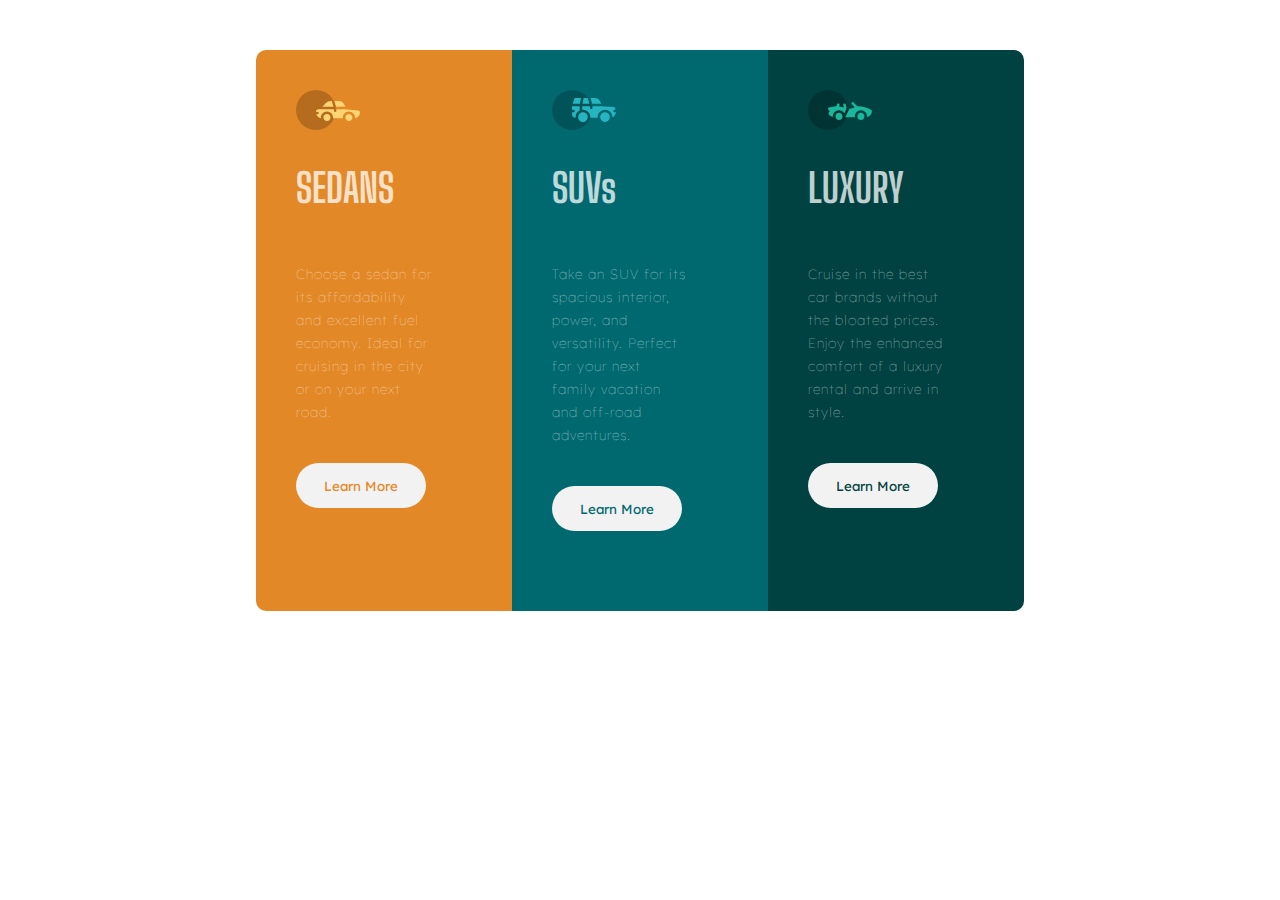
<file: 3-column-preview-card-component-main/index.html>
<!DOCTYPE html>
<html lang="en">
<head>
  <meta charset="UTF-8">
  <meta name="viewport" content="width=device-width, initial-scale=1.0"> <!-- displays site properly based on user's device -->
  <link rel="stylesheet" href="./style.css">
  <link rel="icon" type="image/png" sizes="32x32" href="./images/favicon-32x32.png">
  <link rel="preconnect" href="https://fonts.googleapis.com">
  <link rel="preconnect" href="https://fonts.gstatic.com" crossorigin>
  <link href="https://fonts.googleapis.com/css2?family=Big+Shoulders+Display:wght@700&family=Lexend+Deca&display=swap" rel="stylesheet"> 

  <title>Frontend Mentor | 3-column preview card component</title>

  <!-- Feel free to remove these styles or customise in your own stylesheet 👍 -->
  <style>
    .attribution { font-size: 11px; text-align: center; }
    .attribution a { color: hsl(228, 45%, 44%); }
  </style>
</head>
<body><div class="presentation">
  <div class="sedan">
    <img src="./images/icon-sedans.svg" alt="sedans">
  <h1>SEDANS</h1>
  <p>Choose a sedan for its affordability and excellent fuel economy. Ideal for cruising in the city 
  or on your next road.</p> <button class="btn">Learn More</button>
  </div>
  

  <div class="suv">
    <img src="./images/icon-suvs.svg" alt="suv">
  <h1>SUVs</h1>
  <p>Take an SUV for its spacious interior, power, and versatility. Perfect for your next family vacation 
  and off-road adventures.</p> <button class="btn2">Learn More</button>
  </div>

  <div class="lux">
    <img src="./images/icon-luxury.svg" alt="luxury">
  <h1>LUXURY</h1>
  <p>Cruise in the best car brands without the bloated prices. Enjoy the enhanced comfort of a luxury 
  rental and arrive in style.</p>
  <button class="btn3">Learn More</button>
  </div>
</body>
</html>
</file>
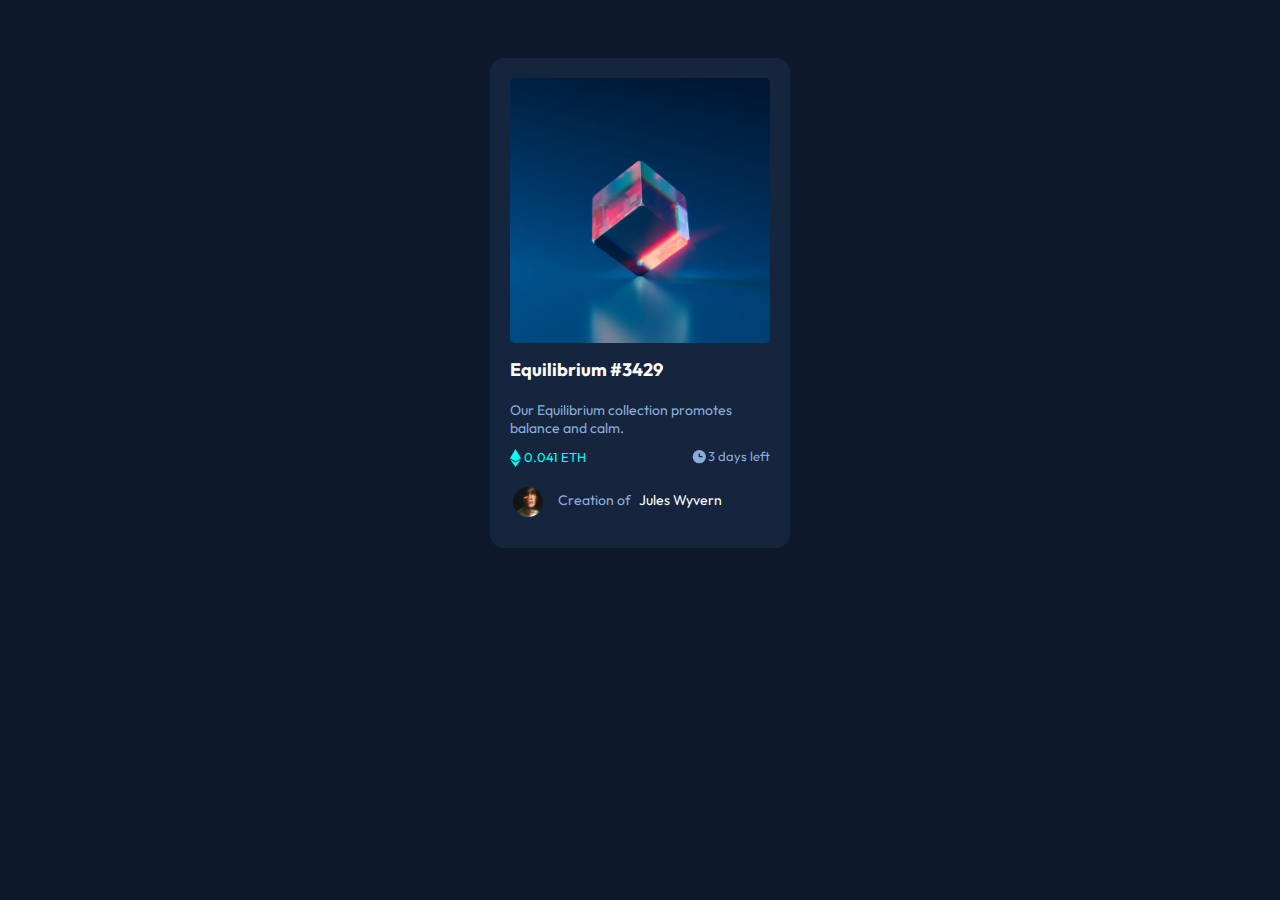
<file: nft-preview/index.html>
<!DOCTYPE html>
<html lang="en">
<head>
  <meta charset="UTF-8">
  <meta name="viewport" content="width=device-width, initial-scale=1.0"> <!-- displays site properly based on user's device -->
  <link rel="preconnect" href="https://fonts.googleapis.com">
  <link rel="preconnect" href="https://fonts.gstatic.com" crossorigin>
  <link href="https://fonts.googleapis.com/css2?family=Outfit:wght@300;400;600&display=swap" rel="stylesheet"> 
  <link rel="icon" type="image/png" sizes="32x32" href="./images/favicon-32x32.png">
  <link rel="stylesheet" href="./style.css">
  
  <title>Frontend Mentor | NFT preview card component</title>

  <!-- Feel free to remove these styles or customise in your own stylesheet 👍 -->
  
</head>
<body>
<div class="container">
  
  <div class="content">
    <img class="img" src="./images/image-equilibrium.jpg"></img>
    <h2>Equilibrium #3429</h2>
    <p id="p1">Our Equilibrium collection promotes balance and calm.</p>
    <div class="parag">
      <p id="p2"><img src="./images/icon-ethereum.svg">0.041 ETH</p>
      <p id="p3"><img src="./images/icon-clock.svg">3 days left</p>
    </div>
      <div class="avatar-container">
      <img class="avatar" src="./images/image-avatar.png"></img>
       <p>Creation of <p id="pname">Jules Wyvern</p></p>
      
    </div>
  </div> 
</div>
</body>
</html>
</file>
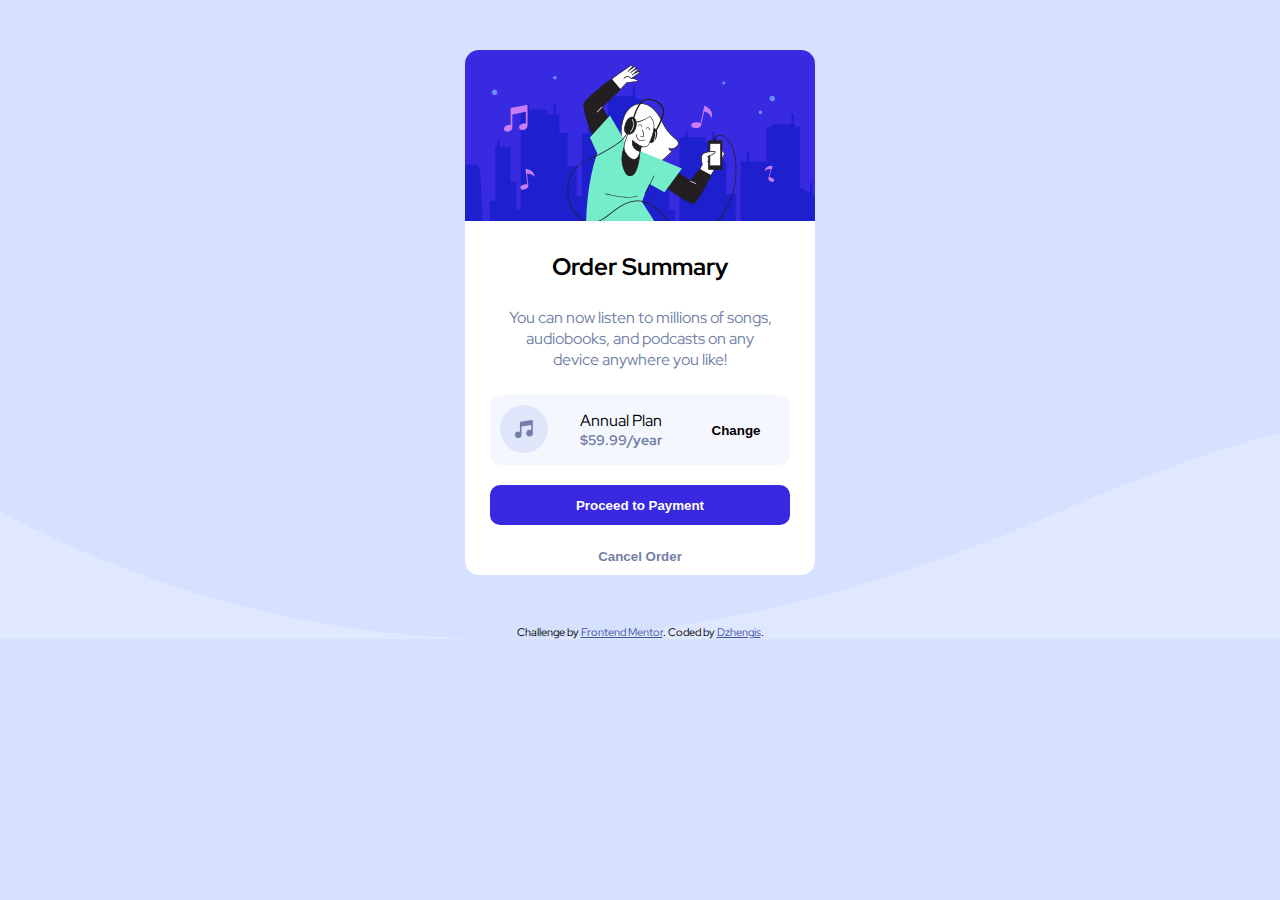
<file: order-summary/index.html>
<!DOCTYPE html>
<html lang="en">
<head>
  <meta charset="UTF-8">
  <meta name="viewport" content="width=device-width, initial-scale=1.0"> <!-- displays site properly based on user's device -->
  <link rel="preconnect" href="https://fonts.googleapis.com">
<link rel="preconnect" href="https://fonts.gstatic.com" crossorigin>
<link href="https://fonts.googleapis.com/css2?family=Red+Hat+Display:wght@500;700;900&display=swap" rel="stylesheet">
  <link rel="icon" type="image/png" sizes="32x32" href="./images/favicon-32x32.png">
  <link rel="stylesheet" href="./style.css">
  <title>Frontend Mentor | Order summary card</title>

  <!-- Feel free to remove these styles or customise in your own stylesheet 👍 -->
  <style>
    .attribution { font-size: 11px; text-align: center; }
    .attribution a { color: hsl(228, 45%, 44%); }
  </style>
</head>

<body>
  
  <div class="main">
    <img class="himg" src="./images/illustration-hero.svg" alt="ihero">
   <h2>Order Summary</h2>
    <p class="p1">
      You can now listen to millions of songs, audiobooks, and podcasts on any
      device anywhere you like!
      </p>
      
      <div class="plan">
        <div class="plan-image"></div>
        <div class="plan-detail">
          
        <p class="ph">Annual Plan</p>
         <p class="p2"><a>$59.99/year</a></p>
        
      
      </div>
      <button class="btn">Change</button>
    </div>
    
      
    <button class="btn-proceed"> Proceed to Payment</button>
    <button class="btn-cancel"> Cancel Order</button>
</div>
      <div class="attribution">
    Challenge by <a href="https://www.frontendmentor.io?ref=challenge" target="_blank">Frontend Mentor</a>. 
    Coded by <a href="#">Dzhengis</a>.
  </div>
</body>
</html>
</file>
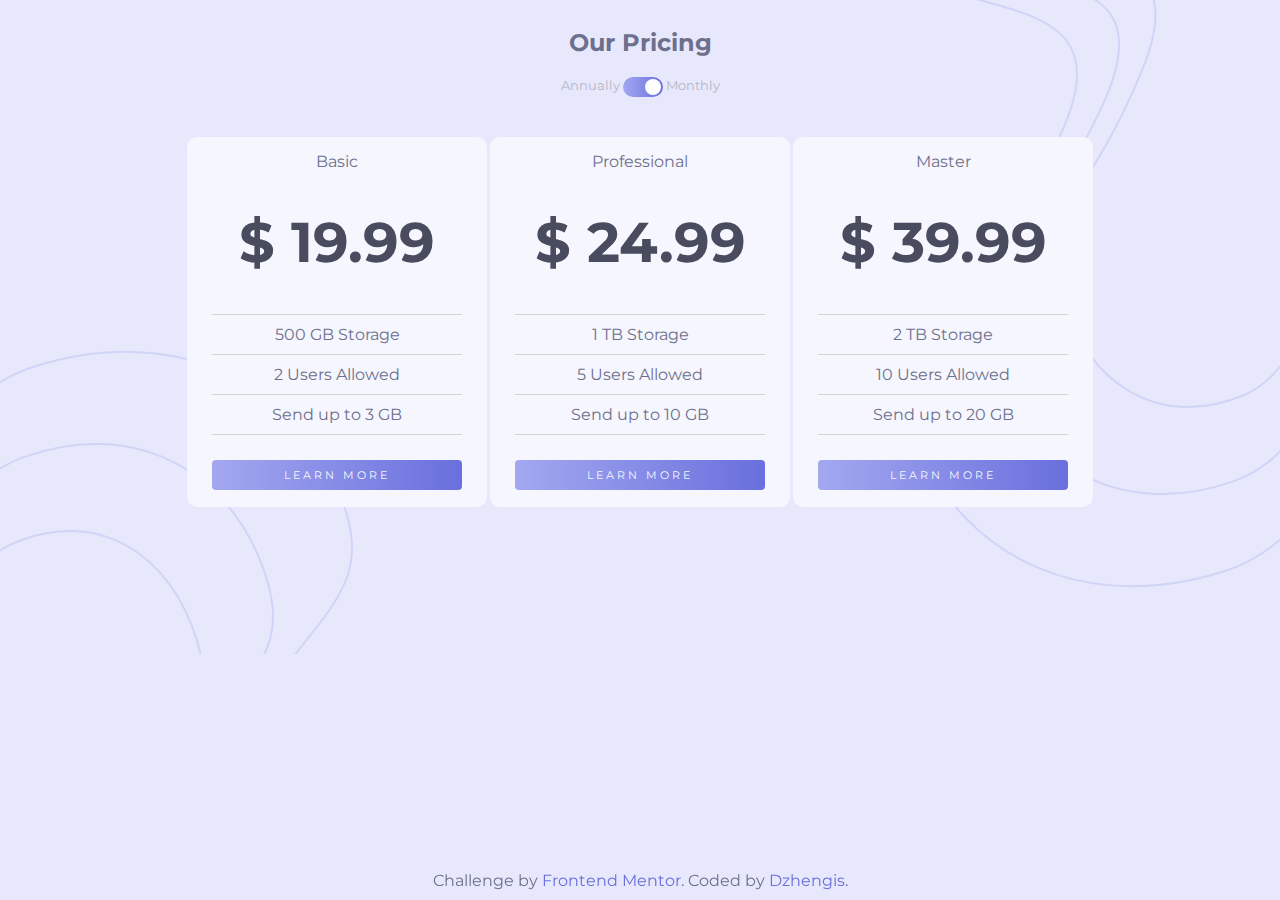
<file: pricing-component/index.html>
<!DOCTYPE html>
<html lang="en">

<head>
  <meta charset="UTF-8">
  <meta name="viewport" content="width=device-width, initial-scale=1.0">
  <!-- displays site properly based on user's device -->
  <link rel="preconnect" href="https://fonts.googleapis.com">
  <link rel="preconnect" href="https://fonts.gstatic.com" crossorigin>
  <link href="https://fonts.googleapis.com/css2?family=Montserrat:wght@700&display=swap" rel="stylesheet">
  <link rel="icon" type="image/png" sizes="32x32" href="./images/favicon-32x32.png">
  <link rel="stylesheet" href="./style.css">
  <script src="./func.js"></script>
  <title>Frontend Mentor | [Challenge Name Here]</title>
</head>

<body>
  <div class="pricing">
    <h2>Our Pricing</h2>
    <div class="switch-button">
      Annually
      <label class="switchBtn">
        <input type="checkbox" checked onclick="myFunction()">
        <span class="slider round"></span>
      </label>
      Monthly
    </div>
  </div>
  <div class="container">
    <div class="plan-basic">
      <div class="plan-content">
        Basic

        <h1 id="basicCheap">$ 19.99</h1>
        <hr>
        500 GB Storage
        <hr>
        2 Users Allowed
        <hr>
        Send up to 3 GB
        <hr>
        <button>Learn More</button>
      </div>
    </div>

    <div class="plan-proffesional">
      <div class="plan-content">
        Professional
        <h1 id="proffesional">$ 24.99</h1>
        <hr>
        1 TB Storage
        <hr>
        5 Users Allowed
        <hr>
        Send up to 10 GB
        <hr>
        <button>Learn More</button>
      </div>
    </div>
    <div class="plan-master">
      <div class="plan-content">
        Master
        <h1 id="master">$ 39.99</h1>
        <hr>
        2 TB Storage
        <hr>
        10 Users Allowed
        <hr>
        Send up to 20 GB
        <hr>
        <button>Learn More</button>
      </div>
    </div>
  </div>


  <div class="attribution">
    Challenge by <a href="https://www.frontendmentor.io?ref=challenge" target="_blank">Frontend Mentor</a>.
    Coded by <a href="#">Dzhengis</a>.
  </div>
</body>

</html>
</file>
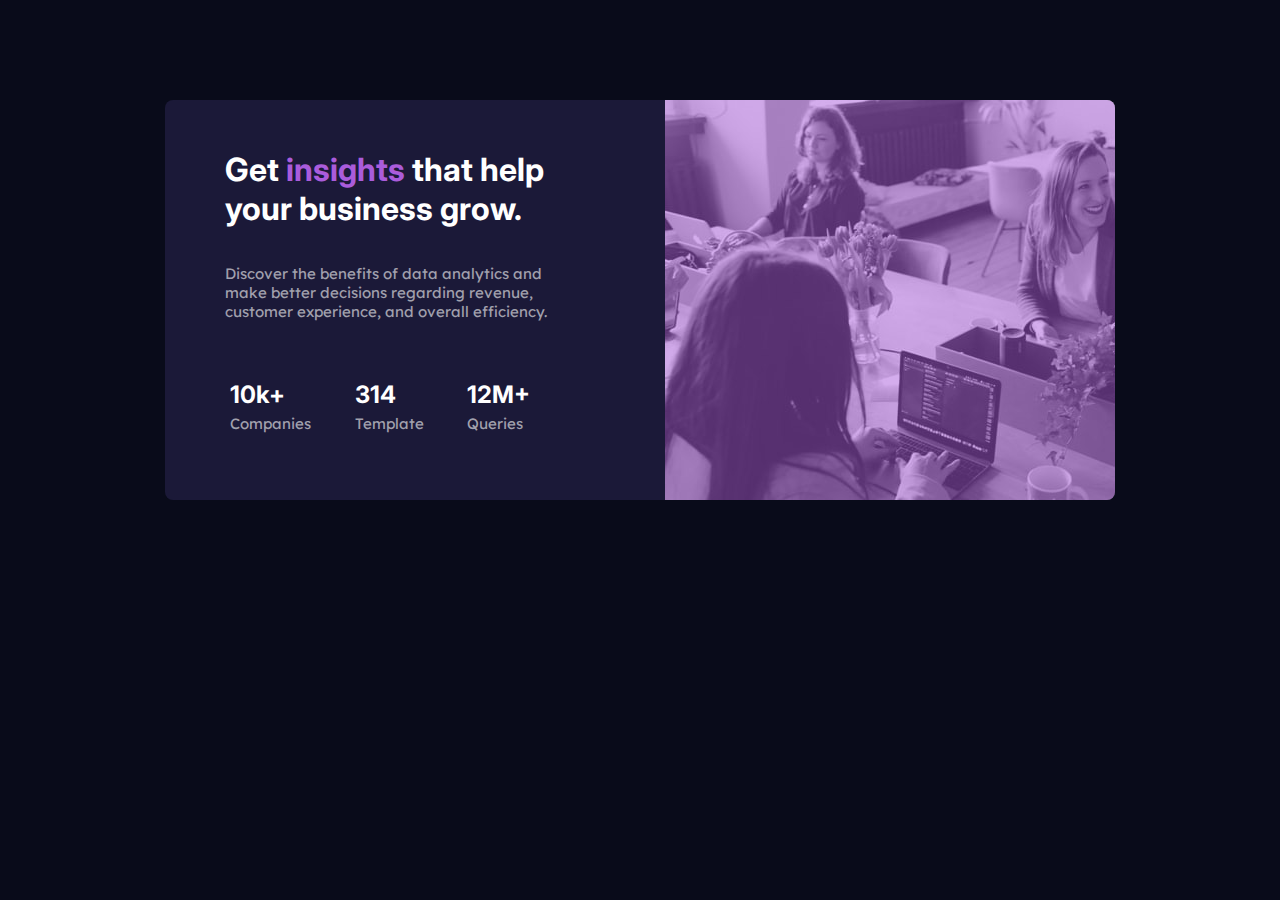
<file: stats-preview/index.html>
<!DOCTYPE html>
<html lang="en">

<head>
  <meta charset="UTF-8">
  <meta name="viewport" content="width=device-width, initial-scale=1.0">
  <!-- displays site properly based on user's device -->

  <link rel="icon" type="image/png" sizes="32x32" href="./images/favicon-32x32.png">
  <link rel="stylesheet" href="./style.css">
  <link rel="preconnect" href="https://fonts.googleapis.com">
  <link rel="preconnect" href="https://fonts.gstatic.com" crossorigin>
  <link href="https://fonts.googleapis.com/css2?family=Inter:wght@400;700&display=swap" rel="stylesheet">
  <link href="https://fonts.googleapis.com/css2?family=Inter:wght@400;700&family=Lexend+Deca&display=swap"
    rel="stylesheet">

  <title>Frontend Mentor | Stats preview card component</title>

  <!-- Feel free to remove these styles or customise in your own stylesheet 👍 -->
</head>

<body>
  <div class="box">
    <div class="page-content">
      <div class="page1">
        <h1>Get <span>insights</span> that help your business grow.</h1>

        <p id="description">Discover the benefits of data analytics and make better decisions regarding revenue,
          customer
          experience, and overall efficiency.</p>
      </div>
      <div class="text-bottom">
        <div class="text-bt-align">
          <h2>10k+</h2>
        <p id="bottom-parag">Companies</p></div>
        <div class="text-bt-align">
          <h2>314</h2>
          <p id="bottom-parag">Template</p>
        </div>
        <div class="text-bt-align">
          <h2>12M+</h2>
          <p id="bottom-parag">Queries</p>
        </div>
      </div>
    </div>
    <div class="image">
      <div class="imgfilter"></div>
    </div>
  </div>
</body>

</html>
</file>
<file: 3-column-preview-card-component-main/style.css>
*{
    padding:0;
    margin: 0;
    box-sizing: border-box;
    
}

h1{
    font-family: 'Big Shoulders Display', cursive;
    font-size: 40px;
    margin: 30px auto;
    color: hsla(0, 0%, 100%, 0.75);
}

.presentation{
    font-family: 'Lexend Deca', sans-serif;
    display: flex;
    width: 60%;
    font-size: 15px;
    margin: 50px auto;
    display: flex;
    flex-shrink: 0;
    justify-content: center;
    
}

.btn, .btn2, .btn3{
    font-family: 'Lexend Deca', sans-serif;
    background: hsl(0, 0%, 95%);
    border: 0;
    width: 130px;
    height: 45px;
    border-radius: 24px;
    margin:40px auto;
    
    
}

.btn{
    color: hsl(31, 77%, 52%);
}

.btn:hover{
    background-color: hsl(31, 77%, 52%);
    color: white;
    border: 2px solid white;
}

.btn2{
    color: hsl(184, 100%, 22%);
}

.btn2:hover{
    background-color: hsl(184, 100%, 22%);
    color: white;
    border: 2px solid white;
}

.btn3{
    color: hsl(179, 100%, 13%);
}

.btn3:hover{
    background-color: hsl(179, 100%, 13%);
    color: white;
    border: 2px solid white;
}

p{
    letter-spacing: 1px;
    font-weight: lighter;
    font-size: 0.9em;
    padding: 20px 40px 0px 0px;
    line-height: 23px;
    color: rgba(255, 255, 255, 0.7);
}

.sedan, .suv, .lux{
    padding: 40px;
    
    flex: 1;
    font-size: 15px;
}

.sedan {
    background: hsl(31, 77%, 52%);

    border-top-left-radius: 10px;
    border-bottom-left-radius: 10px;
}

.suv{
    background: hsl(184, 100%, 22%);
   
}

.lux{
    background: hsl(179, 100%, 13%);
    
    border-top-right-radius: 10px;
    border-bottom-right-radius: 10px;
}

@media (max-width: 600px) {
    .presentation{
        flex-wrap: wrap;
    }

    .sedan{
        border-radius: 10px 10px 0px 0px;
    }

    .lux{
        border-radius: 0px 0px 10px 10px;
    }
}
</file>
<file: nft-preview/style.css>
*{
    padding:0;
    font-family: 'Outfit', sans-serif;
}
body{
    display:flex;
    background:hsl(217, 54%, 11%);
}

p{
    font-size: 14px;
    color:hsl(215, 51%, 70%);
}

h2{
    font-size: 18px;
    color:hsl(0, 0%, 100%);
}

.container{
    display:flex;
    background: hsl(216, 50%, 16%);
    width: 300px;
    height:490px;
    border-radius:14px;
    margin:50px auto;
}

.content{
    display:flex;
    flex-wrap: wrap;
    margin: 20px 20px;
    width: 100%;
    
}

.img{
    border-radius:5px;
    display:flex;
    width:100%;
    
}


.parag{
    display:flex;
    margin-top:-10px;
    flex-wrap: nowrap;
    
    
}

#p1{
    margin:0px;
    
}

#p2{
    display:flex;
    flex-wrap: wrap;
    align-content: center;
    font-size:13px;
    color:hsl(178, 100%, 50%);
    gap: 3px;
    margin-top:15px;
}

#p3{
    display:flex;
    flex-wrap: wrap;
    align-content: center;
    font-size:13px;
    margin-left: 105px;
}

#pname{
    color:hsl(0, 0%, 100%);
    margin-left:8px;
}

.avatar-container{
    display:flex;
    margin-top:-5px;

}

.avatar{
    margin:10px 15px 0px 3px;
    width: 30px;
    height: 30px;
    
}
</file>
<file: order-summary/style.css>
*{
    padding:0;
    margin: 0;
    box-sizing: border-box;
}

h2{
    margin-top: 30px;
}

body{
    background: url('./images/pattern-background-desktop.svg');
    background-size: cover;
    background-color:hsl(225, 100%, 94%);
    font-family: 'Red Hat Display', sans-serif;
}


.himg{
    display:flex;
    justify-content: center;
    width: 100%;
    border-top-left-radius: 14px;
    border-top-right-radius: 14px;
    margin: 30px 0px auto;
    
    
}

.main{
    border-radius:14px;
    margin:50px auto;
    background-color:white;
    text-align:center;
    width:350px;
    height:525px;
    
}

.p1{
    font-size: 16px;
    margin: 25px auto;
    width:270px;
    color:hsl(224, 23%, 55%);
}



.plan{
    display: flex;
    width: 300px;
    height: 70px;
    background-color: hsl(225, 100%, 98%);
    margin: auto;
    border-radius: 10px;
}

.plan-image{
    background: url("./images/icon-music.svg") no-repeat;
    margin:10px;
    width: 50px;
    height: 50px;
}

.plan-detail{
    margin:20px;
    flex-direction: column;
}

.ph{
    margin-top: -5px;
}

.p2{
    font-size: 14px;
    color: hsl(224, 23%, 55%);
    font-weight: bold;
}

.btn{
    margin:25px auto;
    background: none;
    border:0;
    font-weight: bold;
}

.btn:hover{
    color:hsl(224, 23%, 55%);
}

.btn-proceed{
    width:300px;
    height: 40px;
    margin:20px;
    border:0;
    background-color: hsl(245, 75%, 52%);
    border-radius: 10px;
    color: white;
    font-weight: bold;
}

.btn-proceed:hover{
    background:hsl(224, 23%, 55%);
}

.btn-cancel{
    border:0;
    color: hsl(224, 23%, 55%);
    background:none;
    font-weight: bold;
}

.btn-cancel:hover{
    color:hsl(223, 47%, 23%);
}
</file>
<file: pricing-component/style.css>
*{
    padding:0;
    font-family: 'Montserrat', sans-serif;
}

html{
    background: url("./images/bg-top.svg") no-repeat, url("./images/bg-bottom.svg") no-repeat; 
    background-color: hsl(240, 84%, 95%);
    background-size:auto, auto;
    background-position:right, left;
    background-position-y: -70px, 350px;
    color:hsl(233, 13%, 49%);
}

h1{
    font-size:56px;
    font-weight: bold;
    color:hsl(232, 13%, 33%);
}

h2{
    font-size:x-large;
    color:hsl(233, 13%, 49%);
}

hr{
    width: 250px;
    border:0;
    height: 1px;
    background: lightgray;
    margin:10px;
}

button{
    background-image:linear-gradient(to right, hsl(236, 72%, 79%), hsl(237, 63%, 64%));
    border:0;
    width: 250px;
    height: 30px;
    border-radius: 4px;
    margin-top:15px;
    color:hsl(240, 78%, 98%);
    text-transform: uppercase;
    font-size:11px;
    letter-spacing: 3px;
}

.pricing{
    display:flex;
    flex-wrap: wrap;
    width:200px;
    margin:0 auto;
    justify-content: center;
    font-size:small;
    color:hsl(234, 14%, 74%);
}

.container{
    display:flex;
    flex-direction: row;
    width:fit-content;
    margin:40px auto;
    gap:3px;
    font-size: medium;
}

.plan-basic, .plan-proffesional, .plan-master{
    display:flex;
    width:300px;
    height:370px;
    flex-direction: column;
    background: hsl(240, 78%, 98%);
    align-items: center;
    border-radius: 10px;
}

.plan-basic:hover, .plan-proffesional:hover, .plan-master:hover{
    height: 390px;
    margin-top:-10px;
    background-image:linear-gradient(to right, hsl(236, 72%, 79%), hsl(237, 63%, 64%));
    color:hsl(240, 78%, 98%);
}

.plan-basic:hover h1, .plan-proffesional:hover h1, .plan-master:hover h1{
    color:hsl(240, 78%, 98%);
}

.plan-basic:hover button, .plan-proffesional:hover button, .plan-master:hover button{
    background:white;
    color:hsl(237, 63%, 64%);
}

.plan-content{
    text-align: center;
    margin:15px auto;
}

.switchBtn {
    position: relative;
    display: inline-block;
    width: 40px;
    height: 20px;
  }
  
  .switchBtn input { 
    opacity: 0;
    width: 0;
    height: 0;
  }
  
  .slider {
    position: absolute;
    cursor: pointer;
    top: 0;
    left: 0;
    right: 0;
    bottom: 0;
    background-image:linear-gradient(to right, hsl(236, 72%, 79%), hsl(237, 63%, 64%));;
    -webkit-transition: .4s;
    transition: .4s;
  }
  
  .slider:before {
    position: absolute;
    content: "";
    height: 16px;
    width: 16px;
    left: 3px;
    bottom: 2px;
    background-color: white;
    -webkit-transition: .4s;
    transition: .4s;
  }
  
  input:focus + .slider {
    box-shadow: 0 0 1px #2196F3;
  }
  
  input:checked + .slider:before {
    -webkit-transform: translateX(19px);
    -ms-transform: translateX(19px);
    transform: translateX(19px);
  }
  
  /* Rounded sliders */
  .slider.round {
    border-radius: 34px;
  }
  
  .slider.round:before {
    border-radius: 50%;
  }

  .attribution{
    position: fixed;
    left: 0;
    bottom: 10px;
    width: 100%;
    font-size: medium;
    text-align: center;
}

.attribution a{
    text-decoration: none;
    color:hsl(237, 63%, 64%);
}

@media(max-width: 700px) and (min-width: 0px) {
  .pricing{
    margin:0 auto;
  }

  .container{
    flex-direction: column;
    margin:40px 60px auto;
    margin-bottom:60px;
    gap:10px;
  }
  .plan-basic:hover, .plan-proffesional:hover, .plan-master:hover{
    margin-left:-5px;
    margin-bottom:-10px;
    width:310px;
  }
}
</file>
<file: stats-preview/style.css>
* {
    padding:0;
}

body{
    background-color: hsl(233, 47%, 7%);
}

.box{
    display:flex;
    justify-content: center;
    width: 1000px;
    height:400px;  
    margin:100px auto; 
 
}

.page-content{
    display:flex;
    flex-wrap: wrap;
    width: 500px;
    
    background-color: hsl(244, 38%, 16%);
    border-bottom-left-radius: 8px;
    border-top-left-radius: 8px;
}

.page1 {
    display:flex;
    flex-wrap: wrap;
    margin-left:60px;
    width:350px;
    height:200px;
}

.description{
    margin-top:30px;
}

h1{
    margin-top:50px;
    font-family: 'Inter', sans-serif;
    color:hsl(0, 0%, 100%);
}

h2{
    font-family: 'Inter', sans-serif;
    color:hsl(0, 0%, 100%);
    margin-bottom:-10px;
}

p{
    font-family: 'Lexend Deca', sans-serif;
    font-size: 15px;
    color: hsla(0, 0%, 100%, 0.6);
}


span{
    color:hsl(277, 64%, 61%);
}


.text-bottom{
    display:flex;
    margin: 60px 65px;
    width: 300px;
    justify-content: space-between;
}

.bottom-parag{
    margin-bottom:00px
}

.text-bt-align{
    flex-direction: column;
    margin-top:5;
}

.image{

    border-top-right-radius: 8px;
    border-bottom-right-radius: 8px;    
    background: url('./images/image-header-desktop.jpg');
    border:none;
    width: 450px;
}

.imgfilter{
    background-color: hsl(277, 64%, 61%);
    opacity: 0.5;
    width: 450px;
    height: 100%;
    border-top-right-radius: 8px;
    border-bottom-right-radius: 8px; 
}

@media(max-width: 850px) and (min-width: 0px){
    body{
        flex-direction: column-reverse; 
    }
    .box{
        display:flex;
        flex-direction: column-reverse;
        width:fit-content;
        height: 100%; 
        margin: 10px auto;
    }
    .page-content{
        display:flex;
        width: 350px;
        background-color: hsl(244, 38%, 16%);
        border-bottom-left-radius: 8px;
        border-bottom-right-radius: 8px;
        border-top-left-radius: 0px;
    }

    .page1 {
        text-align: center;
        margin: 20px auto;
        width: 90%;
    }

    .image{
        width: 350px;
        height: 350px;
        border-top-right-radius: 8px;
        border-top-left-radius: 8px;
        border-bottom-right-radius: 0;
        background: url('./images/image-header-mobile.jpg');
    }

    .imgfilter{
        background-color: hsl(277, 64%, 61%);
        opacity: 0.5;
        width: 350px;
        height: 350px;
        border-top-right-radius: 8px;
        border-top-left-radius: 8px;
        border-bottom-right-radius: 0;   
    }

    h1{
        font-size: 2.0em;
        text-align: center;
    }

    .text-bottom{
        display: flex;
        flex-direction: column;
        align-items: center;
        margin-top:100px;
        text-align: center;
    }
}
</file>
